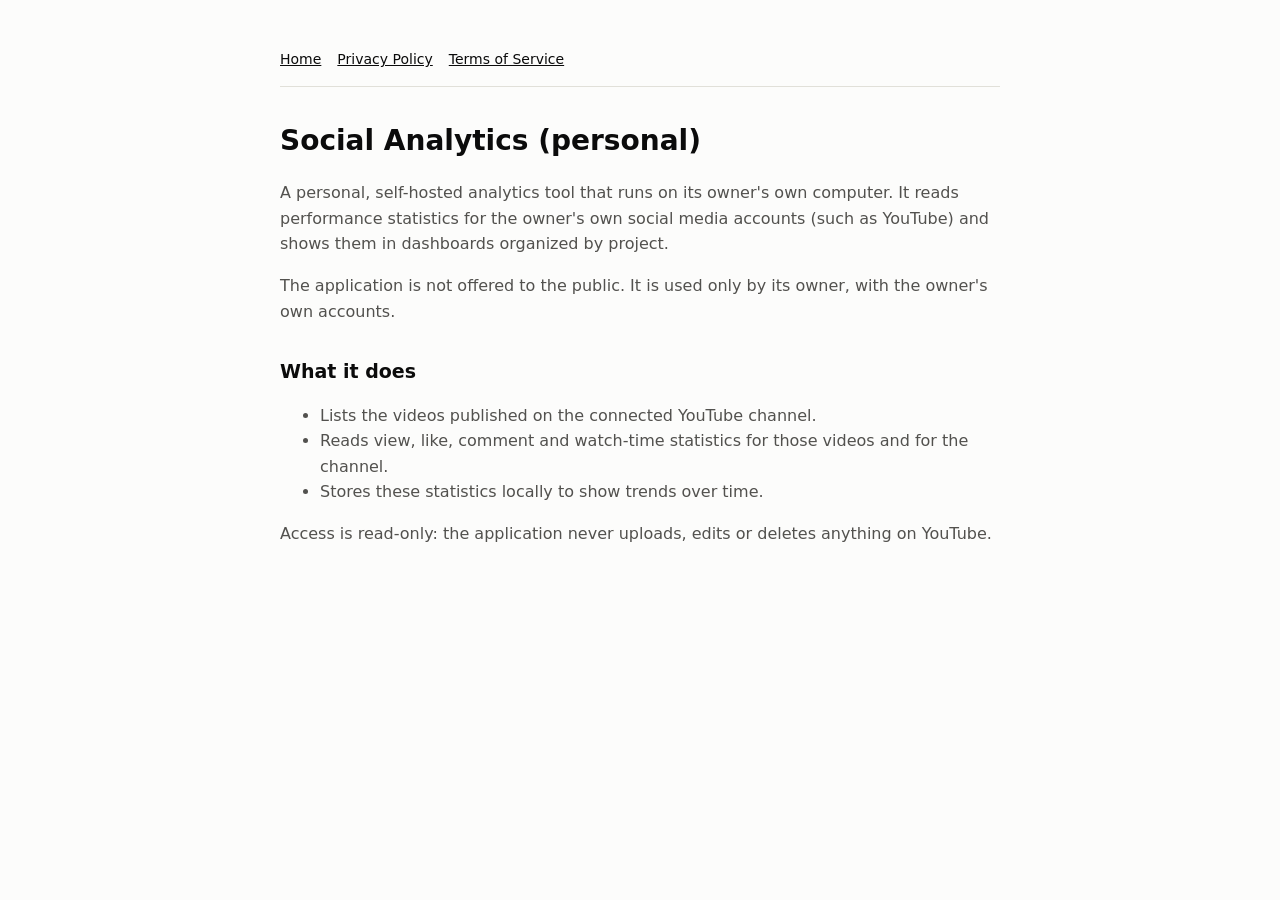
<file: index.html>
<!doctype html>
<html lang="en">
<head>
<meta charset="utf-8"><meta name="viewport" content="width=device-width, initial-scale=1">
<title>Social Analytics (personal)</title>
<link rel="stylesheet" href="style.css">
</head>
<body><main>
<nav><a href="./">Home</a><a href="privacy.html">Privacy Policy</a><a href="terms.html">Terms of Service</a></nav>
<h1>Social Analytics (personal)</h1>
<p>A personal, self-hosted analytics tool that runs on its owner's own computer. It reads performance statistics for the owner's own social media accounts (such as YouTube) and shows them in dashboards organized by project.</p>
<p>The application is not offered to the public. It is used only by its owner, with the owner's own accounts.</p>
<h2>What it does</h2>
<ul>
<li>Lists the videos published on the connected YouTube channel.</li>
<li>Reads view, like, comment and watch-time statistics for those videos and for the channel.</li>
<li>Stores these statistics locally to show trends over time.</li>
</ul>
<p>Access is read-only: the application never uploads, edits or deletes anything on YouTube.</p>
</main></body>
</html>
</file>
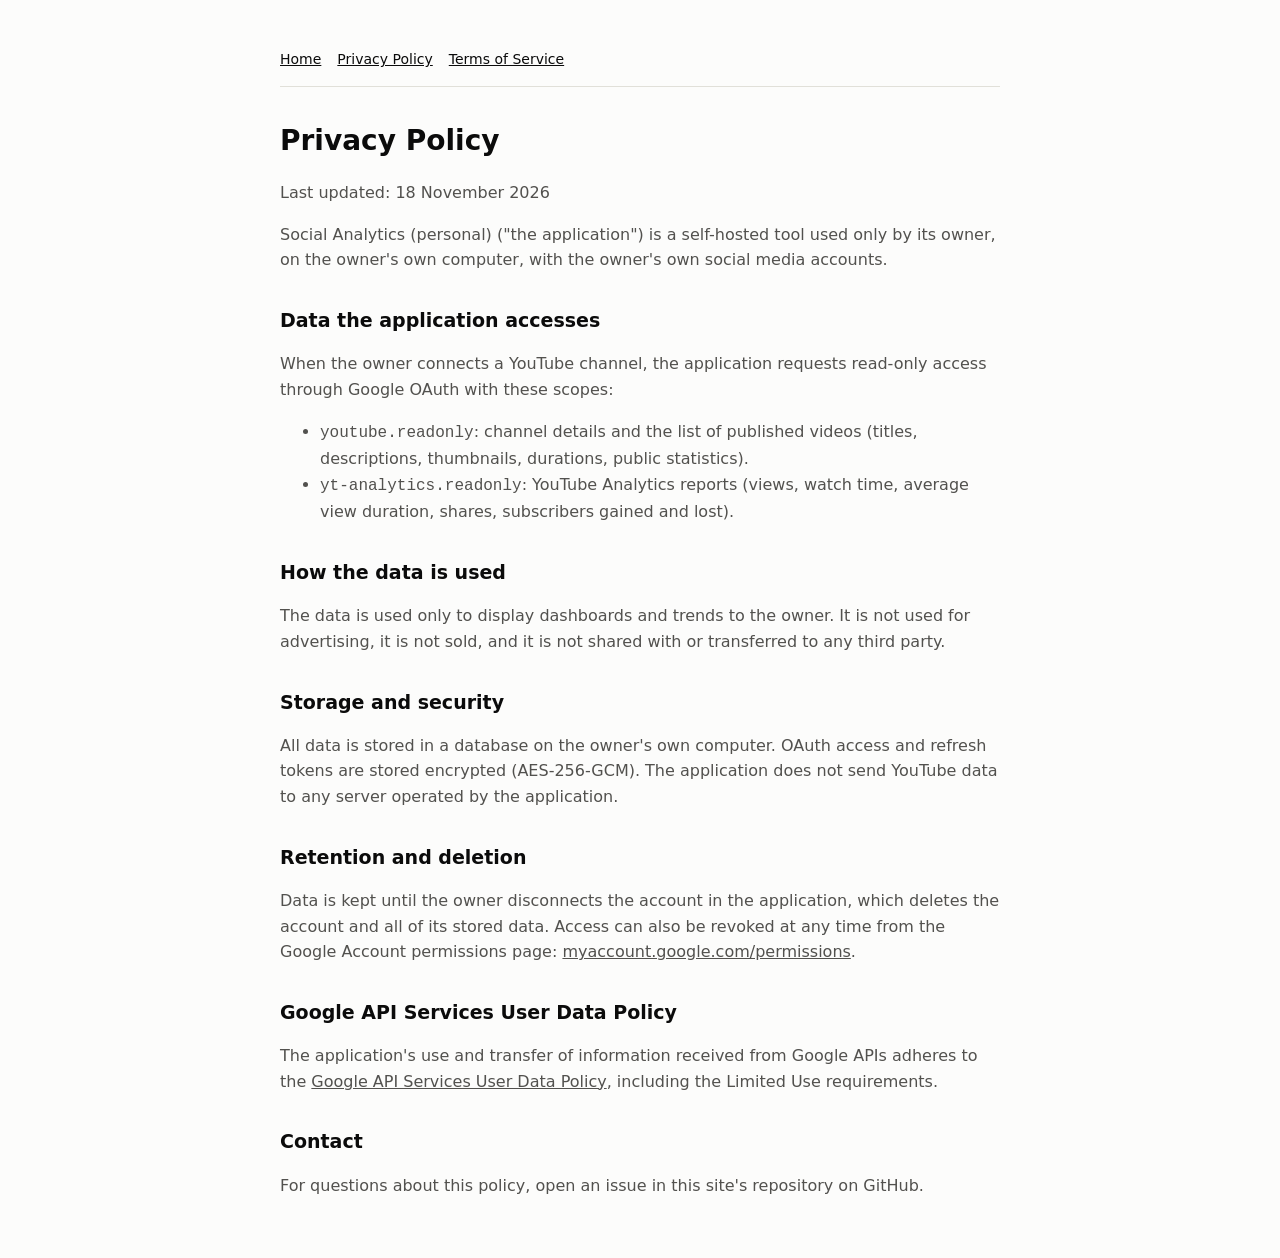
<file: privacy.html>
<!doctype html>
<html lang="en">
<head>
<meta charset="utf-8"><meta name="viewport" content="width=device-width, initial-scale=1">
<title>Privacy Policy</title>
<link rel="stylesheet" href="style.css">
</head>
<body><main>
<nav><a href="./">Home</a><a href="privacy.html">Privacy Policy</a><a href="terms.html">Terms of Service</a></nav>
<h1>Privacy Policy</h1>
<p>Last updated: 18 November 2026</p>
<p>Social Analytics (personal) ("the application") is a self-hosted tool used only by its owner, on the owner's own computer, with the owner's own social media accounts.</p>

<h2>Data the application accesses</h2>
<p>When the owner connects a YouTube channel, the application requests read-only access through Google OAuth with these scopes:</p>
<ul>
<li><code>youtube.readonly</code>: channel details and the list of published videos (titles, descriptions, thumbnails, durations, public statistics).</li>
<li><code>yt-analytics.readonly</code>: YouTube Analytics reports (views, watch time, average view duration, shares, subscribers gained and lost).</li>
</ul>

<h2>How the data is used</h2>
<p>The data is used only to display dashboards and trends to the owner. It is not used for advertising, it is not sold, and it is not shared with or transferred to any third party.</p>

<h2>Storage and security</h2>
<p>All data is stored in a database on the owner's own computer. OAuth access and refresh tokens are stored encrypted (AES-256-GCM). The application does not send YouTube data to any server operated by the application.</p>

<h2>Retention and deletion</h2>
<p>Data is kept until the owner disconnects the account in the application, which deletes the account and all of its stored data. Access can also be revoked at any time from the Google Account permissions page: <a href="https://myaccount.google.com/permissions">myaccount.google.com/permissions</a>.</p>

<h2>Google API Services User Data Policy</h2>
<p>The application's use and transfer of information received from Google APIs adheres to the <a href="https://developers.google.com/terms/api-services-user-data-policy">Google API Services User Data Policy</a>, including the Limited Use requirements.</p>

<h2>Contact</h2>
<p>For questions about this policy, open an issue in this site's repository on GitHub.</p>
</main></body>
</html>
</file>
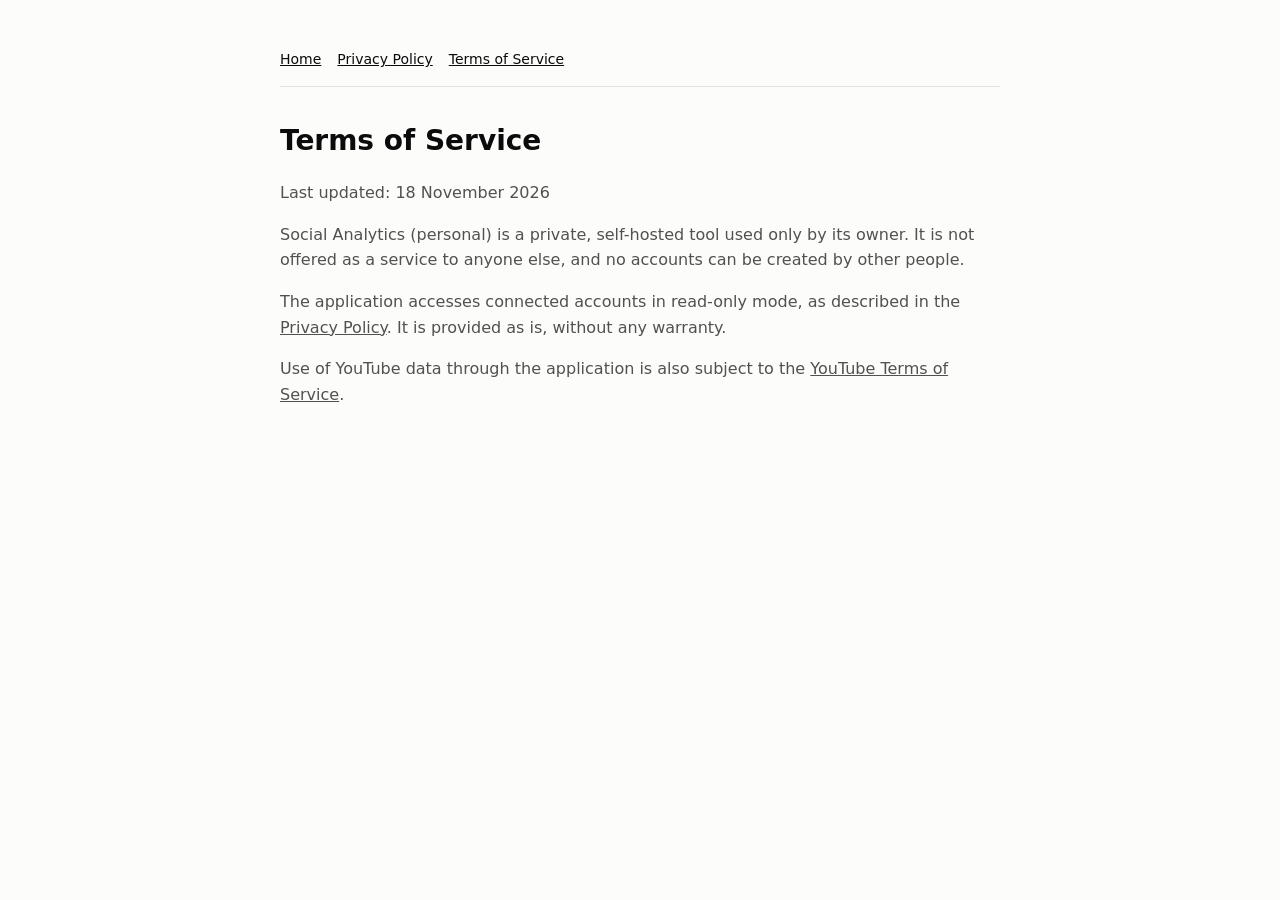
<file: terms.html>
<!doctype html>
<html lang="en">
<head>
<meta charset="utf-8"><meta name="viewport" content="width=device-width, initial-scale=1">
<title>Terms of Service</title>
<link rel="stylesheet" href="style.css">
</head>
<body><main>
<nav><a href="./">Home</a><a href="privacy.html">Privacy Policy</a><a href="terms.html">Terms of Service</a></nav>
<h1>Terms of Service</h1>
<p>Last updated: 18 November 2026</p>
<p>Social Analytics (personal) is a private, self-hosted tool used only by its owner. It is not offered as a service to anyone else, and no accounts can be created by other people.</p>
<p>The application accesses connected accounts in read-only mode, as described in the <a href="privacy.html">Privacy Policy</a>. It is provided as is, without any warranty.</p>
<p>Use of YouTube data through the application is also subject to the <a href="https://www.youtube.com/t/terms">YouTube Terms of Service</a>.</p>
</main></body>
</html>
</file>
<file: style.css>
:root { color-scheme: light dark; --bg: #fcfcfb; --ink: #0b0b0b; --ink2: #52514e; --line: #e1e0d9; }
@media (prefers-color-scheme: dark) { :root { --bg: #1a1a19; --ink: #f0efec; --ink2: #c3c2b7; --line: #2c2c2a; } }
body { margin: 0; background: var(--bg); color: var(--ink); font: 16px/1.6 system-ui, -apple-system, sans-serif; }
main { max-width: 720px; margin: 0 auto; padding: 48px 16px; }
h1 { font-size: 28px; margin: 0 0 8px; } h2 { font-size: 19px; margin-top: 32px; }
p, li { color: var(--ink2); } a { color: inherit; }
nav { display: flex; gap: 16px; padding-bottom: 16px; border-bottom: 1px solid var(--line); margin-bottom: 32px; font-size: 14px; }
</file>
